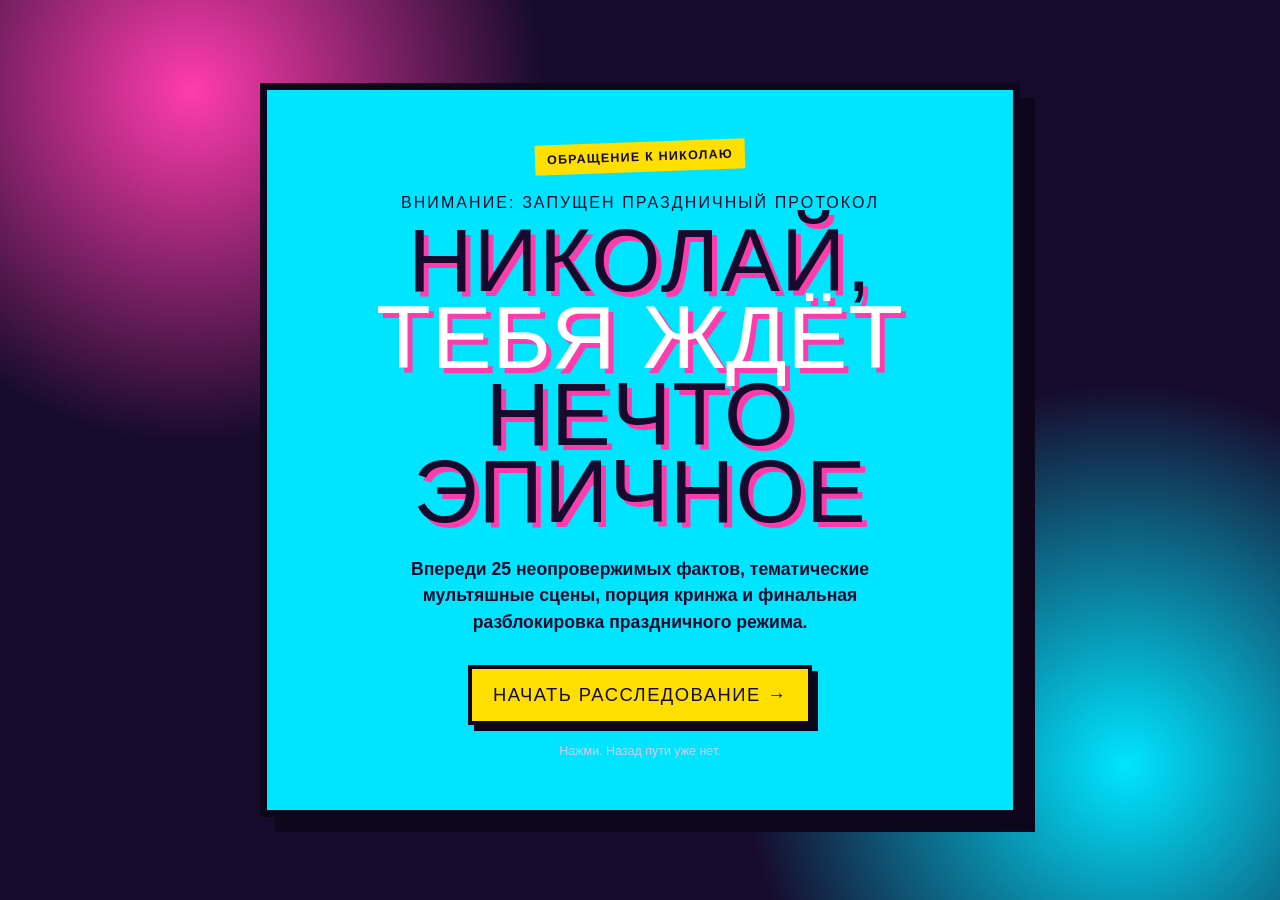
<file: index.html>
<!doctype html>
<html lang="ru">
  <head>
    <meta charset="UTF-8" />
    <meta name="viewport" content="width=device-width, initial-scale=1.0" />
    <meta name="theme-color" content="#160b2d" />
    <title>Обращение к Николаю</title>
    <link rel="stylesheet" href="style.css" />
    <link rel="stylesheet" href="flow.css" />
  </head>
  <body>
    <main class="stage">
      <section class="screen intro-screen">
        <p class="stamp">ОБРАЩЕНИЕ К НИКОЛАЮ</p>
        <p class="eyebrow">ВНИМАНИЕ: ЗАПУЩЕН ПРАЗДНИЧНЫЙ ПРОТОКОЛ</p>
        <h1>НИКОЛАЙ,<br /><em>ТЕБЯ ЖДЁТ</em><br />НЕЧТО ЭПИЧНОЕ</h1>
        <p class="intro-copy">
          Впереди 25 неопровержимых фактов, тематические мультяшные сцены,
          порция кринжа и финальная разблокировка праздничного режима.
        </p>
        <a class="start" href="facts.html">НАЧАТЬ РАССЛЕДОВАНИЕ →</a>
        <p class="tiny">Нажми. Назад пути уже нет.</p>
      </section>
    </main>
  </body>
</html>
</file>
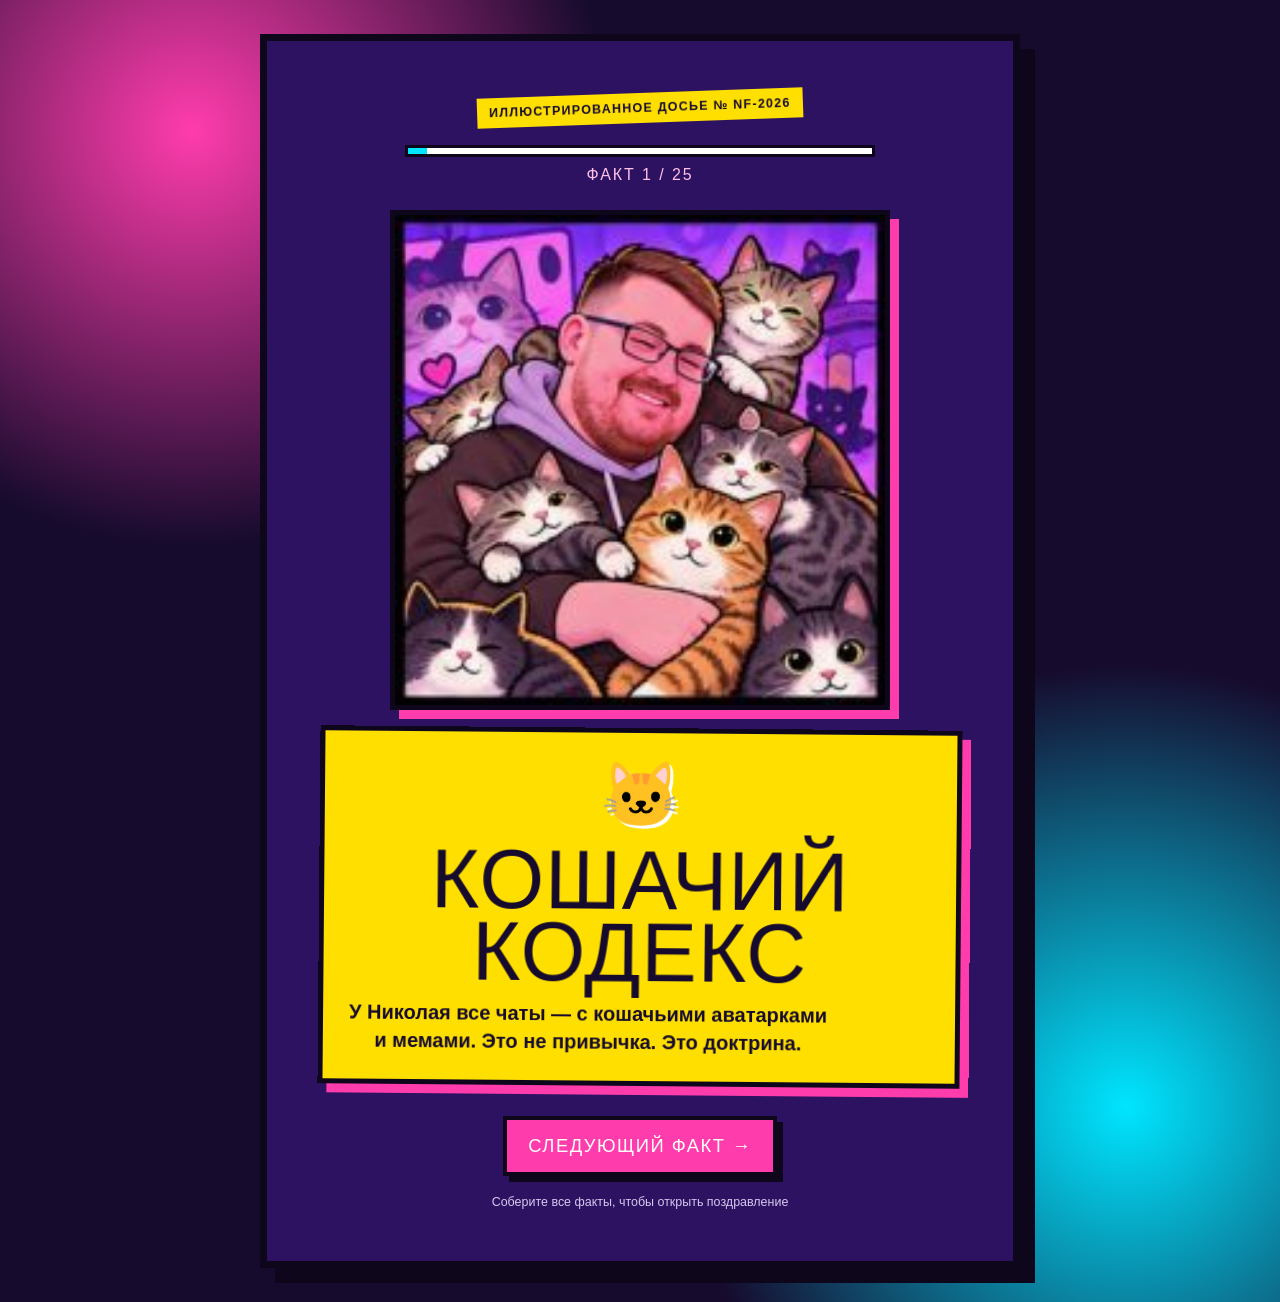
<file: facts.html>
<!doctype html>
<html lang="ru">
  <head>
    <meta charset="UTF-8" />
    <meta name="viewport" content="width=device-width, initial-scale=1.0" />
    <meta name="theme-color" content="#160b2d" />
    <title>Досье на Николая</title>
    <link rel="stylesheet" href="style.css" />
    <link rel="stylesheet" href="flow.css" />
  </head>
  <body>
    <div id="confetti" class="confetti" aria-hidden="true"></div>
    <main class="stage">
      <section id="factsScreen" class="screen facts-screen" aria-live="polite">
        <p class="stamp">ИЛЛЮСТРИРОВАННОЕ ДОСЬЕ № NF-2026</p>
        <div class="progress"><span id="progressBar"></span></div>
        <p id="count" class="count">ФАКТ 1 / 14</p>
        <div
          id="factArt"
          class="fact-art"
          role="img"
          aria-label="Мультяшный Николай"
        ></div>
        <article class="fact-card">
          <span id="factEmoji" class="emoji">🐱</span>
          <h1 id="factTitle">КОШАЧИЙ КОДЕКС</h1>
          <p id="factText">У Николая все чаты — с кошачьими аватарками.</p>
        </article>
        <button id="nextFact" class="next">СЛЕДУЮЩИЙ ФАКТ →</button>
        <p class="tiny">Соберите все факты, чтобы открыть поздравление</p>
      </section>
      <section
        id="greetingScreen"
        class="screen greeting-screen"
        hidden
        aria-live="polite"
      >
        <p class="stamp">ДОСЬЕ РАСКРЫТО</p>
        <p class="eyebrow">СЕГОДНЯ МОЖНО ВСЁ</p>
        <h1>НИКОЛАЙ,<br /><em>С ДНЁМ РОЖДЕНИЯ!</em></h1>
        <div class="cake" aria-hidden="true">
          <div>🔥 🔥 🔥</div>
          <b>СРОЧНО ПРАЗДНУЕМ</b><i></i>
        </div>
    <p class="wish">
      Пусть «короткий звонок» будет действительно коротким, многоходовОчки
      всегда срабатывают, а рок-н-ролл никогда не заканчивается.
    </p>
    <img
      class="final-card"
      src="final-birthday-cat.jpg"
      alt="Поздравительная открытка с котом: «Без паники! Ты не старенький»"
    />
    <div class="wishes">
          <p class="wish-title">ПУСТЬ В ЭТОМ ГОДУ:</p>
          <p>
            💸 зарплата растёт так же уверенно, как список «Что сделал Николай»;
          </p>
          <p>
            🏖️ отпусков будет много, а рабочих чатов — ровно столько, сколько
            нужно;
          </p>
          <p>
            ⚡ смелые идеи прилетают первыми, а дедлайны — уходят в
            гиперпространство;
          </p>
          <p>
            🎸 музыка играет громче бытовых проблем, а рядом всегда будут свои
            люди;
          </p>
          <p>
            🐱 коты на аватарках приносят удачу, спокойствие и правильные
            реакции;
          </p>
          <p>
            👑 каждый новый день подтверждает: особо обаятельный — это
            призвание.
          </p>
        </div>
        <button id="chaos" class="chaos">ЗАПУСТИТЬ ПРАЗДНИК</button>
        <div class="photos">
          <figure>
            <img src="photos/bowling.jpg" alt="Команда играет в боулинг" />
            <figcaption>Режим: боулинг</figcaption>
          </figure>
          <figure>
            <img src="photos/saratov.jpg" alt="Николай в Саратове" />
            <figcaption>Всем доброго вечера из Саратова!</figcaption>
          </figure>
          <figure>
            <img src="photos/team.jpg" alt="Командная фотография с Николаем" />
            <figcaption>Команда умеет удивлять</figcaption>
          </figure>
        </div>
      </section>
    </main>
    <button id="startStory" hidden aria-hidden="true"></button>
    <script src="script.js?v=themed-facts-2"></script>
  </body>
</html>
</file>
<file: style.css>
* {
  box-sizing: border-box;
}
body {
  min-height: 100vh;
  margin: 0;
  display: grid;
  place-items: center;
  overflow-x: hidden;
  background:
    radial-gradient(circle at 15% 10%, #ff3cac 0, transparent 26%),
    radial-gradient(circle at 88% 85%, #00e5ff 0, transparent 28%), #160b2d;
  color: #fff;
  font-family: Arial, sans-serif;
}
.stage {
  width: min(92vw, 760px);
  padding: 34px 0;
}
.screen {
  padding: clamp(24px, 5vw, 52px);
  border: 7px solid #0e071c;
  background: #2d1261;
  box-shadow: 15px 15px 0 #0e071c;
  text-align: center;
}
.stamp {
  display: inline-block;
  margin: 0 0 22px;
  padding: 8px 12px;
  background: #ffdf00;
  color: #160b2d;
  font:
    700 0.78rem Impact,
    Arial,
    sans-serif;
  letter-spacing: 0.1em;
  transform: rotate(-2deg);
}
.progress {
  height: 12px;
  border: 3px solid #0e071c;
  background: #fff;
  margin: 0 auto 9px;
  max-width: 470px;
}
.progress span {
  display: block;
  width: 16%;
  height: 100%;
  background: #00e5ff;
  transition: width 0.35s ease;
}
.count {
  margin: 0 0 26px;
  font:
    1rem Impact,
    Arial,
    sans-serif;
  letter-spacing: 0.12em;
  color: #ffc1e7;
}
.fact-card {
  min-height: 300px;
  display: grid;
  place-content: center;
  gap: 12px;
  padding: 25px;
  border: 5px solid #0e071c;
  background: #ffdf00;
  color: #160b2d;
  box-shadow: 9px 9px 0 #ff3cac;
  transform: rotate(0.5deg);
}
.emoji {
  font-size: 4rem;
  filter: drop-shadow(3px 3px #fff);
}
h1 {
  margin: 0;
  font:
    clamp(2.45rem, 8vw, 5.2rem)/0.86 Impact,
    Arial,
    sans-serif;
  letter-spacing: 0.01em;
}
.fact-card h1.long-title {
  font-size: clamp(1.8rem, 6.2vw, 3.8rem);
  line-height: 0.94;
}
.fact-card p {
  max-width: 480px;
  margin: 0;
  font-weight: 700;
  font-size: clamp(1rem, 2.7vw, 1.25rem);
  line-height: 1.4;
}
.fact-card p.poem {
  max-width: 590px;
  font-size: clamp(0.86rem, 2.25vw, 1.08rem);
  line-height: 1.32;
  white-space: pre-line;
}
.next,
.chaos,
.start {
  margin-top: 30px;
  padding: 15px 21px;
  border: 4px solid #0e071c;
  background: #ff3cac;
  color: #fff;
  box-shadow: 6px 6px #0e071c;
  font:
    1.15rem Impact,
    Arial,
    sans-serif;
  letter-spacing: 0.08em;
  cursor: pointer;
}
.next:hover,
.chaos:hover,
.start:hover {
  transform: translate(4px, 4px);
  box-shadow: 2px 2px #0e071c;
}
.tiny {
  margin: 19px 0 0;
  font-size: 0.78rem;
  color: #d6c9ef;
}
.intro-screen {
  background: #00e5ff;
  color: #160b2d;
}
.intro-screen .eyebrow {
  color: #160b2d;
}
.intro-screen h1 {
  font-size: clamp(2.6rem, 8vw, 5.6rem);
  text-shadow: 5px 5px #ff3cac;
}
.intro-screen h1 em {
  color: #fff;
  font-style: normal;
}
.intro-copy {
  max-width: 550px;
  margin: 26px auto 0;
  font-size: 1.1rem;
  font-weight: 700;
  line-height: 1.5;
}
.intro-warning {
  display: grid;
  grid-template-columns: repeat(2, 1fr);
  gap: 8px;
  max-width: 540px;
  margin: 24px auto 0;
  padding: 14px;
  border: 4px solid #0e071c;
  background: #fff;
  text-align: left;
}
.intro-warning b {
  grid-column: 1/-1;
  font:
    1.1rem Impact,
    Arial,
    sans-serif;
}
.intro-warning span {
  font-size: 0.9rem;
  font-weight: 700;
}
.start {
  background: #ffdf00;
  color: #160b2d;
}
.greeting-screen {
  background: #ff3cac;
}
.eyebrow {
  margin: 0 0 10px;
  color: #ffdf00;
  font:
    1rem Impact,
    Arial,
    sans-serif;
  letter-spacing: 0.13em;
}
.greeting-screen h1 {
  font-size: clamp(2.8rem, 8vw, 5.6rem);
  text-shadow: 5px 5px #0e071c;
}
.greeting-screen em {
  color: #ffdf00;
  font-style: normal;
}
.cake {
  width: 190px;
  margin: 28px auto 18px;
  color: #ffdf00;
  font-size: 1.8rem;
}
.cake b {
  display: block;
  padding: 11px 7px;
  border: 4px solid #0e071c;
  background: #00e5ff;
  color: #160b2d;
  font:
    1rem Impact,
    Arial,
    sans-serif;
}
.cake i {
  display: block;
  height: 18px;
  border: 4px solid #0e071c;
  border-radius: 50%;
  background: #fff;
}
.wish {
  max-width: 560px;
  margin: 0 auto;
  font-weight: 700;
  line-height: 1.5;
  font-size: 1.1rem;
}
.final-card {
  display: block;
  width: min(100%, 400px);
  margin: 25px auto 4px;
  border: 5px solid #0e071c;
  box-shadow: 8px 8px #00e5ff;
  transform: rotate(1deg);
}
.wishes {
  margin: 24px auto 0;
  padding: 16px;
  max-width: 590px;
  border: 4px solid #0e071c;
  background: #fff;
  color: #160b2d;
  text-align: left;
  box-shadow: 7px 7px #0e071c;
}
.wishes p {
  margin: 9px 0;
  font-weight: 700;
  line-height: 1.35;
}
.wishes .wish-title {
  padding-bottom: 8px;
  border-bottom: 3px solid #160b2d;
  font:
    1.15rem Impact,
    Arial,
    sans-serif;
  letter-spacing: 0.08em;
}
.chaos {
  background: #ffdf00;
  color: #160b2d;
}
.photos {
  display: grid;
  grid-template-columns: repeat(3, 1fr);
  gap: 12px;
  margin-top: 32px;
}
.photos figure {
  margin: 0;
  padding: 6px;
  background: #fff;
  border: 4px solid #0e071c;
  color: #160b2d;
}
.photos img {
  display: block;
  width: 100%;
  aspect-ratio: 1;
  object-fit: cover;
}
.photos figcaption {
  padding: 7px 2px 2px;
  font:
    0.76rem Impact,
    Arial,
    sans-serif;
}
.confetti {
  pointer-events: none;
  position: fixed;
  inset: 0;
  overflow: hidden;
}
.piece {
  position: absolute;
  width: 14px;
  height: 19px;
  border: 2px solid #0e071c;
  background: var(--color);
  animation: fall 1.25s ease-in forwards;
}
@keyframes fall {
  from {
    transform: translate(var(--x), -30px) rotate(0);
    opacity: 1;
  }
  to {
    transform: translate(calc(var(--x) + var(--drift)), 110vh) rotate(720deg);
    opacity: 0;
  }
}
@media (max-width: 600px) {
  .stage {
    width: 100%;
    padding: 0;
  }
  .screen {
    min-height: 100vh;
    border-width: 0;
    padding: 32px 22px;
    display: flex;
    flex-direction: column;
    justify-content: center;
  }
  .intro-warning {
    grid-template-columns: 1fr;
  }
  .photos {
    grid-template-columns: 1fr;
  }
  .greeting-screen {
    display: block;
    padding-top: 45px;
  }
}
</file>
<file: flow.css>
[hidden]{display:none!important}.start{display:inline-block;text-decoration:none}.fact-art{width:min(100%,500px);aspect-ratio:1;margin:18px auto;border:5px solid #0e071c;background:url('nikolai-facts-sprite.png') 0 0/400% 400%;box-shadow:9px 9px #ff3cac}
</file>
